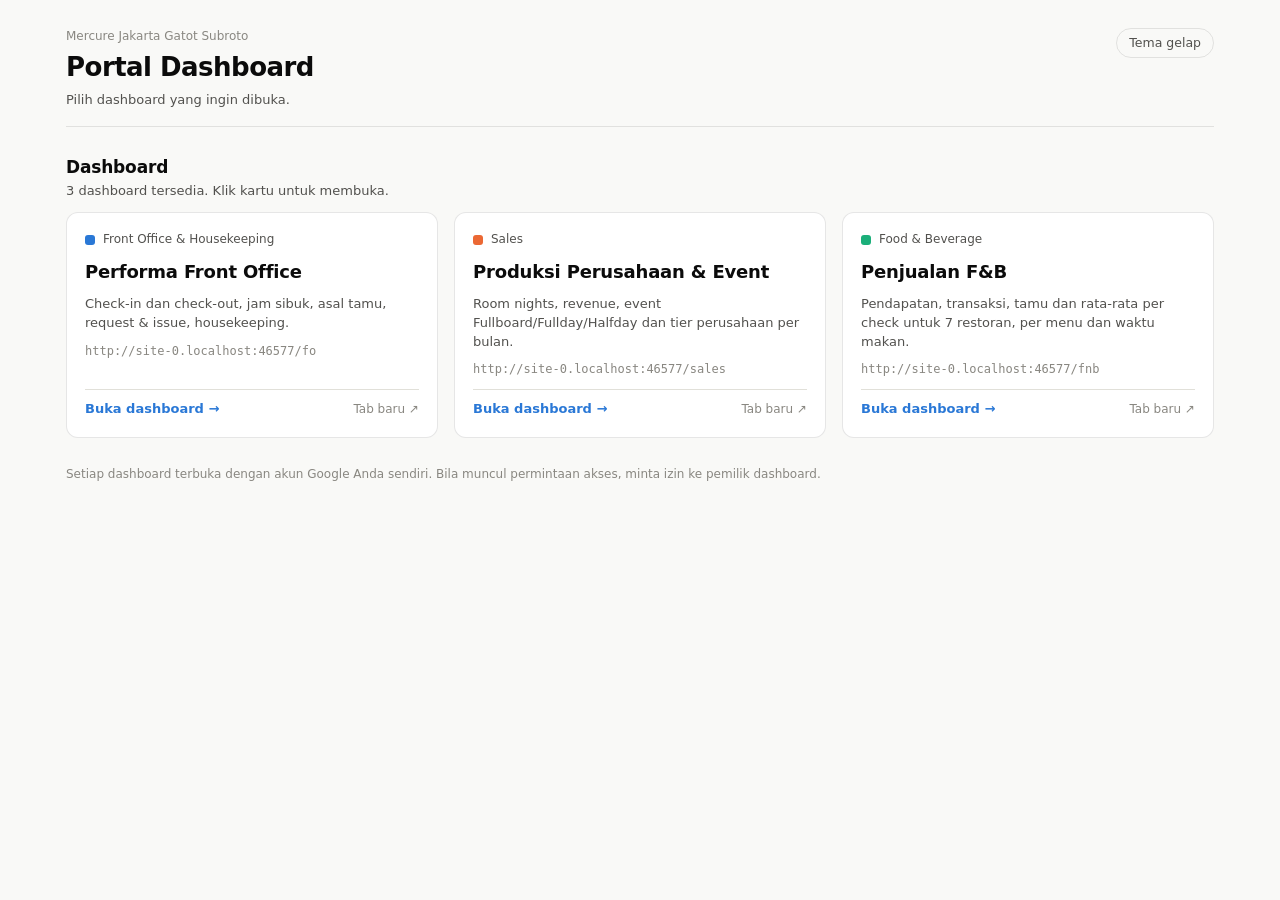
<file: index.html>
<!doctype html>
<html lang="id">
<head>
<meta charset="utf-8">
<meta name="viewport" content="width=device-width, initial-scale=1, viewport-fit=cover">
<link rel="icon" type="image/png" sizes="32x32" href="favicon-32.png">
<link rel="icon" type="image/png" sizes="192x192" href="favicon-192.png">
<link rel="apple-touch-icon" href="apple-touch-icon.png">
<title>Portal Dashboard</title>
<script>
  // Selalu ambil daftar dashboard terbaru (tanpa salinan lama di cache browser).
  document.write('<script src="dashboards.js?t=' + Date.now() + '"><\/script>');
</script>
<script>
  // Link langsung: ?d=<id> → pindah otomatis ke dashboard tersebut.
  (function () {
    var id = new URLSearchParams(location.search).get('d');
    var d = id && (window.DASHBOARDS || []).find(function (x) { return x.id === id && /^https:\/\//.test(x.url); });
    if (d) location.replace(location.pathname.replace(/[^/]*$/, '') + encodeURIComponent(d.id));
  })();
</script>
<link rel="stylesheet" href="style.css">
</head>
<body>
<div class="wrap">
  <header class="top">
    <div>
      <div class="eyebrow" id="eyebrow"></div>
      <h1 id="judul">Portal Dashboard</h1>
      <div class="sub" id="subjudul"></div>
    </div>
    <button class="btn" id="themeBtn" type="button">Tema gelap</button>
  </header>
  <main id="view"></main>
  <div class="foot">Setiap dashboard terbuka dengan akun Google Anda sendiri. Bila muncul permintaan akses, minta izin ke pemilik dashboard.</div>
</div>
<script>document.write('<script src="portal.js?t=' + Date.now() + '"><\/script>');</script>
</body>
</html>
</file>
<file: style.css>
/* Token & gaya mengikuti Dashboard Performa Front Office (HK FO) */
:root{color-scheme:light;--page:#f9f9f7;--card:#fff;--ink:#0b0b0b;--ink2:#52514e;--muted:#898781;--grid:#e1e0d9;--border:rgba(11,11,11,.10);--wash:rgba(11,11,11,.04);--accent:#2a78d6;--warn-bg:#fff4dc;--warn-ink:#6b4a00;--s1:#2a78d6;--s2:#eb6834;--s3:#1baf7a;--s4:#eda100}
@media(prefers-color-scheme:dark){:root:not([data-theme="light"]){color-scheme:dark;--page:#0d0d0d;--card:#1a1a19;--ink:#fff;--ink2:#c3c2b7;--grid:#2c2c2a;--border:rgba(255,255,255,.10);--wash:rgba(255,255,255,.05);--accent:#3987e5;--warn-bg:#3a2e10;--warn-ink:#f5d58a;--s1:#3987e5;--s2:#d95926;--s3:#199e70;--s4:#c98500}}
:root[data-theme="dark"]{color-scheme:dark;--page:#0d0d0d;--card:#1a1a19;--ink:#fff;--ink2:#c3c2b7;--grid:#2c2c2a;--border:rgba(255,255,255,.10);--wash:rgba(255,255,255,.05);--accent:#3987e5;--warn-bg:#3a2e10;--warn-ink:#f5d58a;--s1:#3987e5;--s2:#d95926;--s3:#199e70;--s4:#c98500}
*{box-sizing:border-box}html,body{margin:0}body{background:var(--page);color:var(--ink);font:14px/1.45 system-ui,-apple-system,"Segoe UI",sans-serif}
.wrap{max-width:1180px;margin:0 auto;padding:28px 16px 56px}
header.top{display:flex;gap:16px;align-items:flex-start;justify-content:space-between;flex-wrap:wrap;padding-bottom:16px;border-bottom:1px solid var(--border)}
.eyebrow{font-size:12px;color:var(--muted);margin-bottom:4px}h1{font-size:26px;font-weight:650;margin:0 0 4px;letter-spacing:-.02em}.sub{color:var(--ink2);font-size:13px}
button{font:inherit;color:inherit}
.btn{background:transparent;border:1px solid var(--border);border-radius:999px;padding:5px 12px;cursor:pointer;font-size:12.5px;color:var(--ink2);text-decoration:none;display:inline-block}.btn:hover{background:var(--wash)}
.btn.primary{background:var(--accent);border-color:var(--accent);color:#fff;font-weight:600;padding:8px 16px;font-size:13.5px}
a:focus-visible,.btn:focus-visible{outline:2px solid var(--accent);outline-offset:2px}
.sec{font-size:17px;font-weight:650;margin:28px 0 2px;letter-spacing:-.01em}.sec-sub{color:var(--ink2);font-size:13px;margin-bottom:12px}
.grid{display:grid;gap:16px;grid-template-columns:repeat(auto-fill,minmax(300px,1fr))}
.card{position:relative;background:var(--card);border:1px solid var(--border);border-radius:12px;padding:18px;min-width:0;display:flex;flex-direction:column;gap:10px;transition:box-shadow .15s,transform .15s}
.card:hover{box-shadow:0 0 0 1px var(--accent),0 4px 16px rgba(0,0,0,.08);transform:translateY(-1px)}
.card.off:hover,.focus .card:hover{box-shadow:none;transform:none}
.card .dept{display:flex;align-items:center;gap:8px;font-size:12px;color:var(--ink2)}
.key{display:inline-block;width:10px;height:10px;border-radius:3px;flex:none}
.card h2{font-size:18px;font-weight:650;margin:0;letter-spacing:-.01em}
.card p{margin:0;color:var(--ink2);font-size:13px}
.card .go{margin-top:auto;padding-top:10px;border-top:1px solid var(--grid);display:flex;justify-content:space-between;align-items:center;font-size:13px}
.card .main{color:var(--accent);font-weight:600;text-decoration:none}.card .main::after{content:"";position:absolute;inset:0;border-radius:12px}
.card .nt{position:relative;z-index:1;color:var(--muted);font-size:12px;text-decoration:none}.card .nt:hover{color:var(--ink2);text-decoration:underline}
.card .short{position:relative;z-index:1;font-size:12px;color:var(--muted);font-family:ui-monospace,Consolas,monospace;word-break:break-all}
.card.off{opacity:.65}
.pill{display:inline-block;font-size:11px;font-weight:600;padding:1px 8px;border-radius:999px;background:var(--warn-bg);color:var(--warn-ink)}
.focus{max-width:520px;margin:48px auto 0;text-align:center}.focus .card{align-items:center;text-align:center;padding:28px}
.foot{margin-top:28px;color:var(--muted);font-size:12px}
</file>
